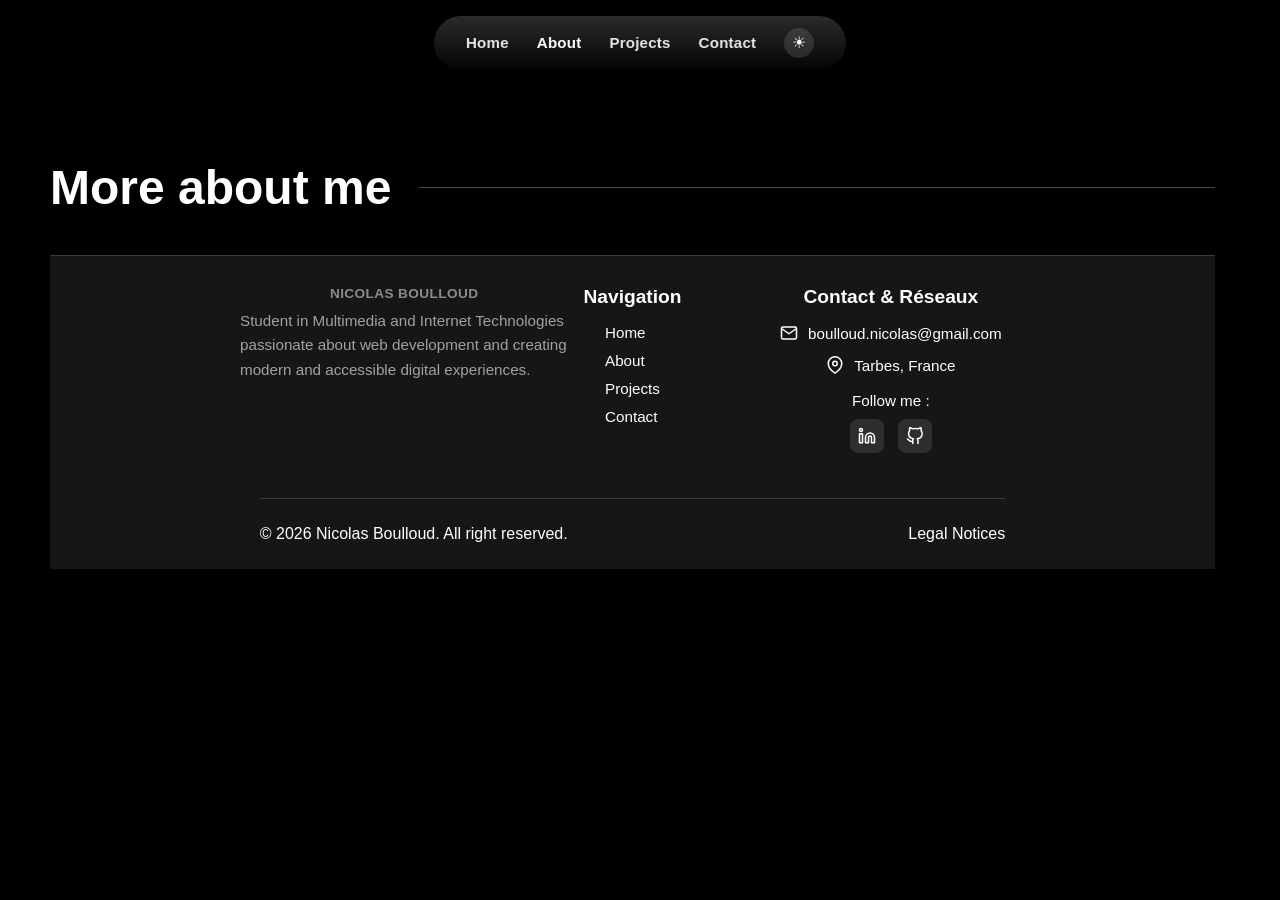
<file: Portfolio - Nicolas Boulloud/main/about.html>
<!DOCTYPE html>
<html lang="fr">

<head>
    <meta charset="UTF-8">
    <meta name="keywords" content="ukulele, voyages, musique">
    <meta name="auteur" content="Nicolas Boulloud">
    <title>A propos</title>
    <link rel="stylesheet" href="../assets/styles/styles.css">
    <script>
        (function () {
            if (localStorage.getItem('theme') === 'light') {
                document.documentElement.classList.add('theme-light');
            }
        })();

        function toggleTheme() {
            var root = document.documentElement;
            root.classList.toggle('theme-light');
            var isLight = root.classList.contains('theme-light');
            localStorage.setItem('theme', isLight ? 'light' : 'dark');
            updateThemeIcon();
        }

        function updateThemeIcon() {
            var isLight = document.documentElement.classList.contains('theme-light');
            document.querySelectorAll('.theme-toggle').forEach(function (btn) {
                btn.textContent = isLight ? '☾' : '☀';
            });
        }

        document.addEventListener('DOMContentLoaded', updateThemeIcon);
    </script>
</head>

<body>

    <div class="border">

        <header class="header-compact">

            <nav class="navbar">
                <ul class="navbar-links">
                    <li><a href="../index.php">Home</a></li>
                    <li><a href="../index.php#about" class="actif">About</a></li>
                    <li><a href="../index.php#realisations">Projects</a></li>
                    <li><a href="../index.php#contact">Contact</a></li>
                    <li><button class="theme-toggle" onclick="toggleTheme()" type="button"
                            aria-label="Basculer le thème clair/sombre" title="Thème clair/sombre">☀</button></li>
                </ul>
            </nav>

        </header>

        <body>
            <div class="section-heading">
                <span class="section-heading-title">More about me</span>
                <span class="section-heading-line"></span>
            </div>

        </body>


        <footer>
            <nav>

                <div class="footer-top">

                    <div class="footer-col footer-brand">
                        <p class="footer-name">Nicolas Boulloud</p>
                        <p class="footer-bio">
                            Student in Multimedia and Internet Technologies passionate about web development and
                            creating
                            modern and accessible digital experiences.
                        </p>
                    </div>

                    <div class="footer-col">
                        <p class="footer-col-title">Navigation</p>
                        <ul class="footer-links">
                            <li><a href="../index.php">Home</a></li>
                            <li><a href="about.html">About</a></li>
                            <li><a href="projects.html">Projects</a></li>
                            <li><a href="contact.html">Contact</a></li>
                        </ul>
                    </div>

                    <div class="footer-col">
                        <p class="footer-col-title">Contact &amp; Réseaux</p>

                        <p class="footer-contact-item">
                            <svg viewBox="0 0 24 24">
                                <path d="M4 4h16c1.1 0 2 .9 2 2v12c0 1.1-.9 2-2 2H4c-1.1 0-2-.9-2-2V6c0-1.1.9-2 2-2z">
                                </path>
                                <polyline points="22 6 12 13 2 6"></polyline>
                            </svg>
                            <a href="mailto:boulloud.nicolas@gmail.com">boulloud.nicolas@gmail.com</a>
                        </p>

                        <p class="footer-contact-item">
                            <svg viewBox="0 0 24 24">
                                <path d="M21 10c0 7-9 13-9 13s-9-6-9-13a9 9 0 0 1 18 0z"></path>
                                <circle cx="12" cy="10" r="3"></circle>
                            </svg>
                            Tarbes, France
                        </p>

                        <p class="footer-follow-label">Follow me :</p>
                        <div class="footer-socials">
                            <a href="https://www.linkedin.com/in/nicolas-boulloud/" target="_blank" rel="noopener"
                                aria-label="LinkedIn" title="LinkedIn">
                                <svg viewBox="0 0 24 24">
                                    <path
                                        d="M16 8a6 6 0 0 1 6 6v7h-4v-7a2 2 0 0 0-2-2 2 2 0 0 0-2 2v7h-4v-7a6 6 0 0 1 6-6z">
                                    </path>
                                    <rect x="2" y="9" width="4" height="12"></rect>
                                    <circle cx="4" cy="4" r="2"></circle>
                                </svg>
                            </a>
                            <a href="https://github.com/UnsoberDriver" target="_blank" rel="noopener"
                                aria-label="GitHub" title="GitHub">
                                <svg viewBox="0 0 24 24">
                                    <path
                                        d="M9 19c-5 1.5-5-2.5-7-3m14 6v-3.87a3.37 3.37 0 0 0-.94-2.61c3.14-.35 6.44-1.54 6.44-7A5.44 5.44 0 0 0 20 4.77 5.07 5.07 0 0 0 19.91 1S18.73.65 16 2.48a13.38 13.38 0 0 0-7 0C6.27.65 5.09 1 5.09 1A5.07 5.07 0 0 0 5 4.77a5.44 5.44 0 0 0-1.5 3.78c0 5.42 3.3 6.61 6.44 7A3.37 3.37 0 0 0 9 18.13V22">
                                    </path>
                                </svg>
                            </a>
                        </div>
                    </div>

                </div>

                <hr>
                <div class="footer-row">
                    <p class="p2 copyright">© 2026 Nicolas Boulloud. All right reserved.</p>
                    <a class="p2 legal-link" href="legal_notices.html" title="Link toward the legal notices">Legal
                        Notices</a>
                </div>

            </nav>
        </footer>

</body>


</html>
</file>
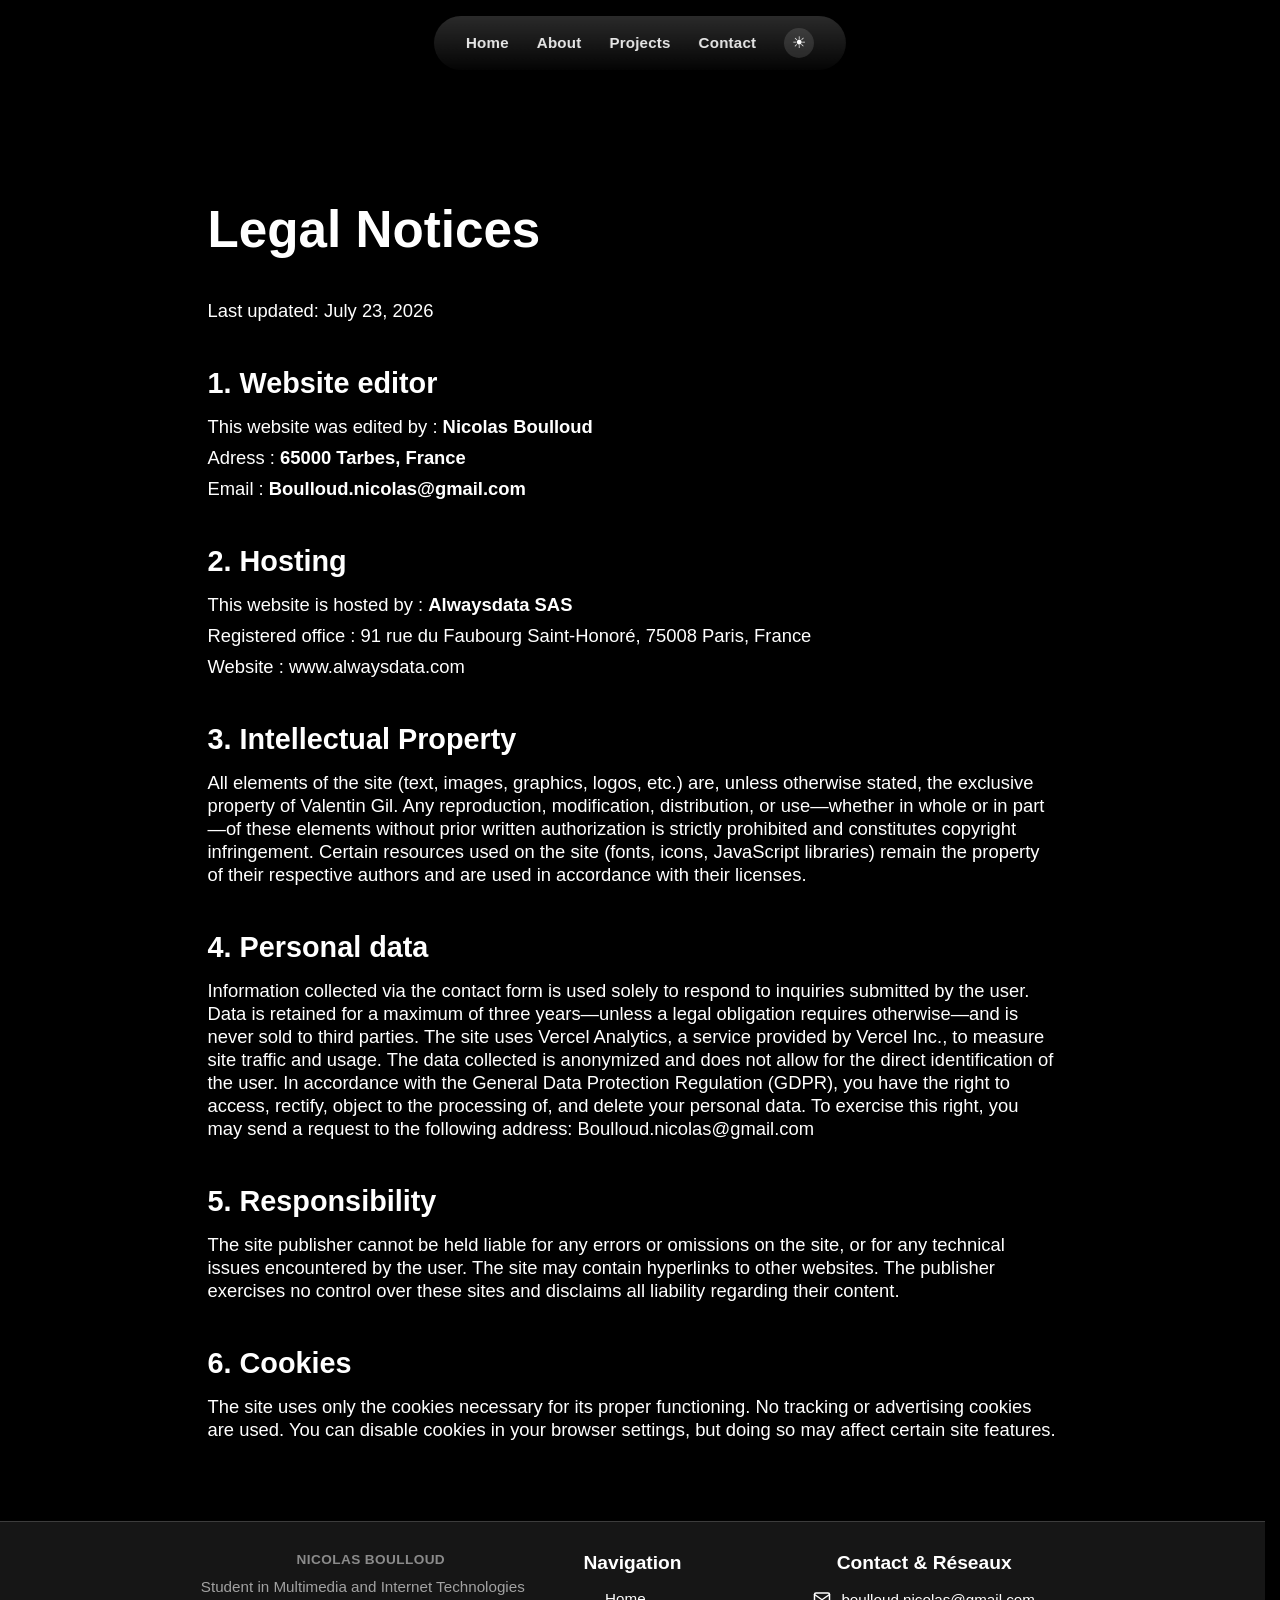
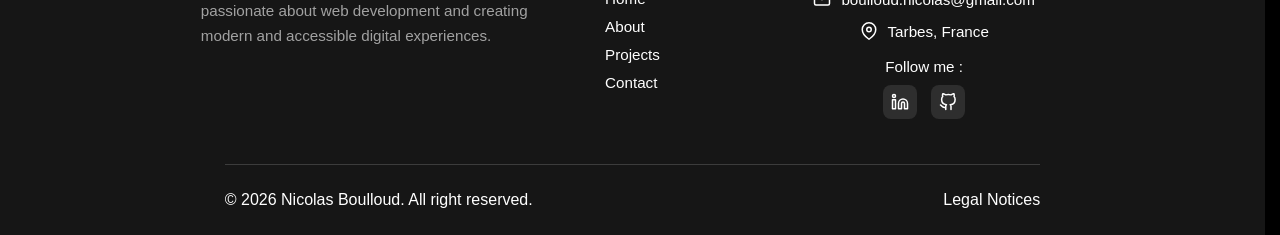
<file: Portfolio - Nicolas Boulloud/main/legal_notices.html>
<!DOCTYPE html>
<html lang="fr">

<head>
    <meta charset="UTF-8">
    <meta name="auteur" content="Nicolas Boulloud">
    <title>Mentions légales</title>
    <link rel="stylesheet" href="../assets/styles/styles.css">
    <script>
        (function () {
            if (localStorage.getItem('theme') === 'light') {
                document.documentElement.classList.add('theme-light');
            }
        })();

        function toggleTheme() {
            var root = document.documentElement;
            root.classList.toggle('theme-light');
            var isLight = root.classList.contains('theme-light');
            localStorage.setItem('theme', isLight ? 'light' : 'dark');
            updateThemeIcon();
        }

        function updateThemeIcon() {
            var isLight = document.documentElement.classList.contains('theme-light');
            document.querySelectorAll('.theme-toggle').forEach(function (btn) {
                btn.textContent = isLight ? '☾' : '☀';
            });
        }

        document.addEventListener('DOMContentLoaded', updateThemeIcon);
    </script>
</head>

<body>

    <div class="border">

        <header class="header-compact">

            <nav class="navbar">
                <ul class="navbar-links">
                    <li><a href="../index.php">Home</a></li>
                    <li><a href="about.html">About</a></li>
                    <li><a href="projects.html">Projects</a></li>
                    <li><a href="contact.html">Contact</a></li>
                    <li><button class="theme-toggle" onclick="toggleTheme()" type="button"
                            aria-label="Basculer le thème clair/sombre" title="Thème clair/sombre">☀</button></li>
                </ul>
            </nav>

        </header>

        <div class="legal-content">

            <p class="legal-title">Legal Notices</p>
            <p class="legal-text">Last updated: July 23, 2026</p>

            <p class="legal-heading">1. Website editor</p>

            <p class="legal-text">This website was edited by : <strong>Nicolas Boulloud</strong></p>
            <p class="legal-text">Adress : <strong>65000 Tarbes, France</strong></p>
            <p class="legal-text">Email : <strong>Boulloud.nicolas@gmail.com</strong></p>

            <p class="legal-heading">2. Hosting</p>

            <p class="legal-text">This website is hosted by : <strong>Alwaysdata SAS</strong></p>
            <p class="legal-text">Registered office : 91 rue du Faubourg Saint-Honoré, 75008 Paris, France</p>
            <p class="legal-text">Website : <a href="www.alwaysdata.com" target="_blank">www.alwaysdata.com</a></p>

            <p class="legal-heading"></p>

            <p class="legal-heading">3. Intellectual Property</p>

            <p class="legal-text">
                All elements of the site (text, images, graphics, logos, etc.) are, unless otherwise stated, the
                exclusive property of Valentin Gil.
                Any reproduction, modification, distribution, or use—whether in whole or in part—of these elements
                without prior written authorization is strictly prohibited and constitutes copyright infringement.
                Certain resources used on the site (fonts, icons, JavaScript libraries) remain the property of their
                respective authors and are used in accordance with their licenses.
            </p>

            <p class="legal-heading">4. Personal data</p>

            <p class="legal-text">
                Information collected via the contact form is used solely to respond to inquiries submitted by the user.
                Data is retained for a maximum of three years—unless a legal obligation requires otherwise—and is never
                sold to third parties. The site uses Vercel Analytics, a service provided by Vercel Inc., to measure
                site traffic and usage. The data collected is anonymized and does not allow for the direct
                identification of the user. In accordance with the General Data Protection Regulation (GDPR), you have
                the right to access, rectify, object to the processing of, and delete your personal data. To exercise
                this right, you may send a request to the following address: <a
                    href="mailto:Boulloud.nicolas@gmail.com">Boulloud.nicolas@gmail.com</a>
            </p>

            <p class="legal-heading">5. Responsibility</p>

            <p class="legal-text">
                The site publisher cannot be held liable for any errors or omissions on the site, or for any technical
                issues encountered by the user. The site may contain hyperlinks to other websites. The publisher
                exercises no control over these sites and disclaims all liability regarding their content.
            </p>

            <p class="legal-heading">6. Cookies</p>

            <p class="legal-text">
                The site uses only the cookies necessary for its proper functioning. No tracking or advertising cookies
                are used. You can disable cookies in your browser settings, but doing so may affect certain site
                features.
            </p>

        </div>

    </div>

    <footer>
        <nav>

            <div class="footer-top">

                <div class="footer-col footer-brand">
                    <p class="footer-name">Nicolas Boulloud</p>
                    <p class="footer-bio">
                        Student in Multimedia and Internet Technologies passionate about web development and creating
                        modern and accessible digital experiences.
                    </p>
                </div>

                <div class="footer-col">
                    <p class="footer-col-title">Navigation</p>
                    <ul class="footer-links">
                        <li><a href="../index.php">Home</a></li>
                        <li><a href="about.html">About</a></li>
                        <li><a href="projects.html">Projects</a></li>
                        <li><a href="contact.html">Contact</a></li>
                    </ul>
                </div>

                <div class="footer-col">
                    <p class="footer-col-title">Contact &amp; Réseaux</p>

                    <p class="footer-contact-item">
                        <svg viewBox="0 0 24 24">
                            <path d="M4 4h16c1.1 0 2 .9 2 2v12c0 1.1-.9 2-2 2H4c-1.1 0-2-.9-2-2V6c0-1.1.9-2 2-2z">
                            </path>
                            <polyline points="22 6 12 13 2 6"></polyline>
                        </svg>
                        <a href="mailto:boulloud.nicolas@gmail.com">boulloud.nicolas@gmail.com</a>
                    </p>

                    <p class="footer-contact-item">
                        <svg viewBox="0 0 24 24">
                            <path d="M21 10c0 7-9 13-9 13s-9-6-9-13a9 9 0 0 1 18 0z"></path>
                            <circle cx="12" cy="10" r="3"></circle>
                        </svg>
                        Tarbes, France
                    </p>

                    <p class="footer-follow-label">Follow me :</p>
                    <div class="footer-socials">
                        <a href="https://www.linkedin.com/in/nicolas-boulloud/" target="_blank" rel="noopener"
                            aria-label="LinkedIn" title="LinkedIn">
                            <svg viewBox="0 0 24 24">
                                <path
                                    d="M16 8a6 6 0 0 1 6 6v7h-4v-7a2 2 0 0 0-2-2 2 2 0 0 0-2 2v7h-4v-7a6 6 0 0 1 6-6z">
                                </path>
                                <rect x="2" y="9" width="4" height="12"></rect>
                                <circle cx="4" cy="4" r="2"></circle>
                            </svg>
                        </a>
                        <a href="https://github.com/UnsoberDriver" target="_blank" rel="noopener" aria-label="GitHub"
                            title="GitHub">
                            <svg viewBox="0 0 24 24">
                                <path
                                    d="M9 19c-5 1.5-5-2.5-7-3m14 6v-3.87a3.37 3.37 0 0 0-.94-2.61c3.14-.35 6.44-1.54 6.44-7A5.44 5.44 0 0 0 20 4.77 5.07 5.07 0 0 0 19.91 1S18.73.65 16 2.48a13.38 13.38 0 0 0-7 0C6.27.65 5.09 1 5.09 1A5.07 5.07 0 0 0 5 4.77a5.44 5.44 0 0 0-1.5 3.78c0 5.42 3.3 6.61 6.44 7A3.37 3.37 0 0 0 9 18.13V22">
                                </path>
                            </svg>
                        </a>
                    </div>
                </div>

            </div>

            <hr>
            <div class="footer-row">
                <p class="p2 copyright">© 2026 Nicolas Boulloud. All right reserved.</p>
                <a class="p2 legal-link" href="legal_notices.html" title="Link toward the legal notices">Legal
                    Notices</a>
            </div>

        </nav>
    </footer>

</body>

</html>
</file>
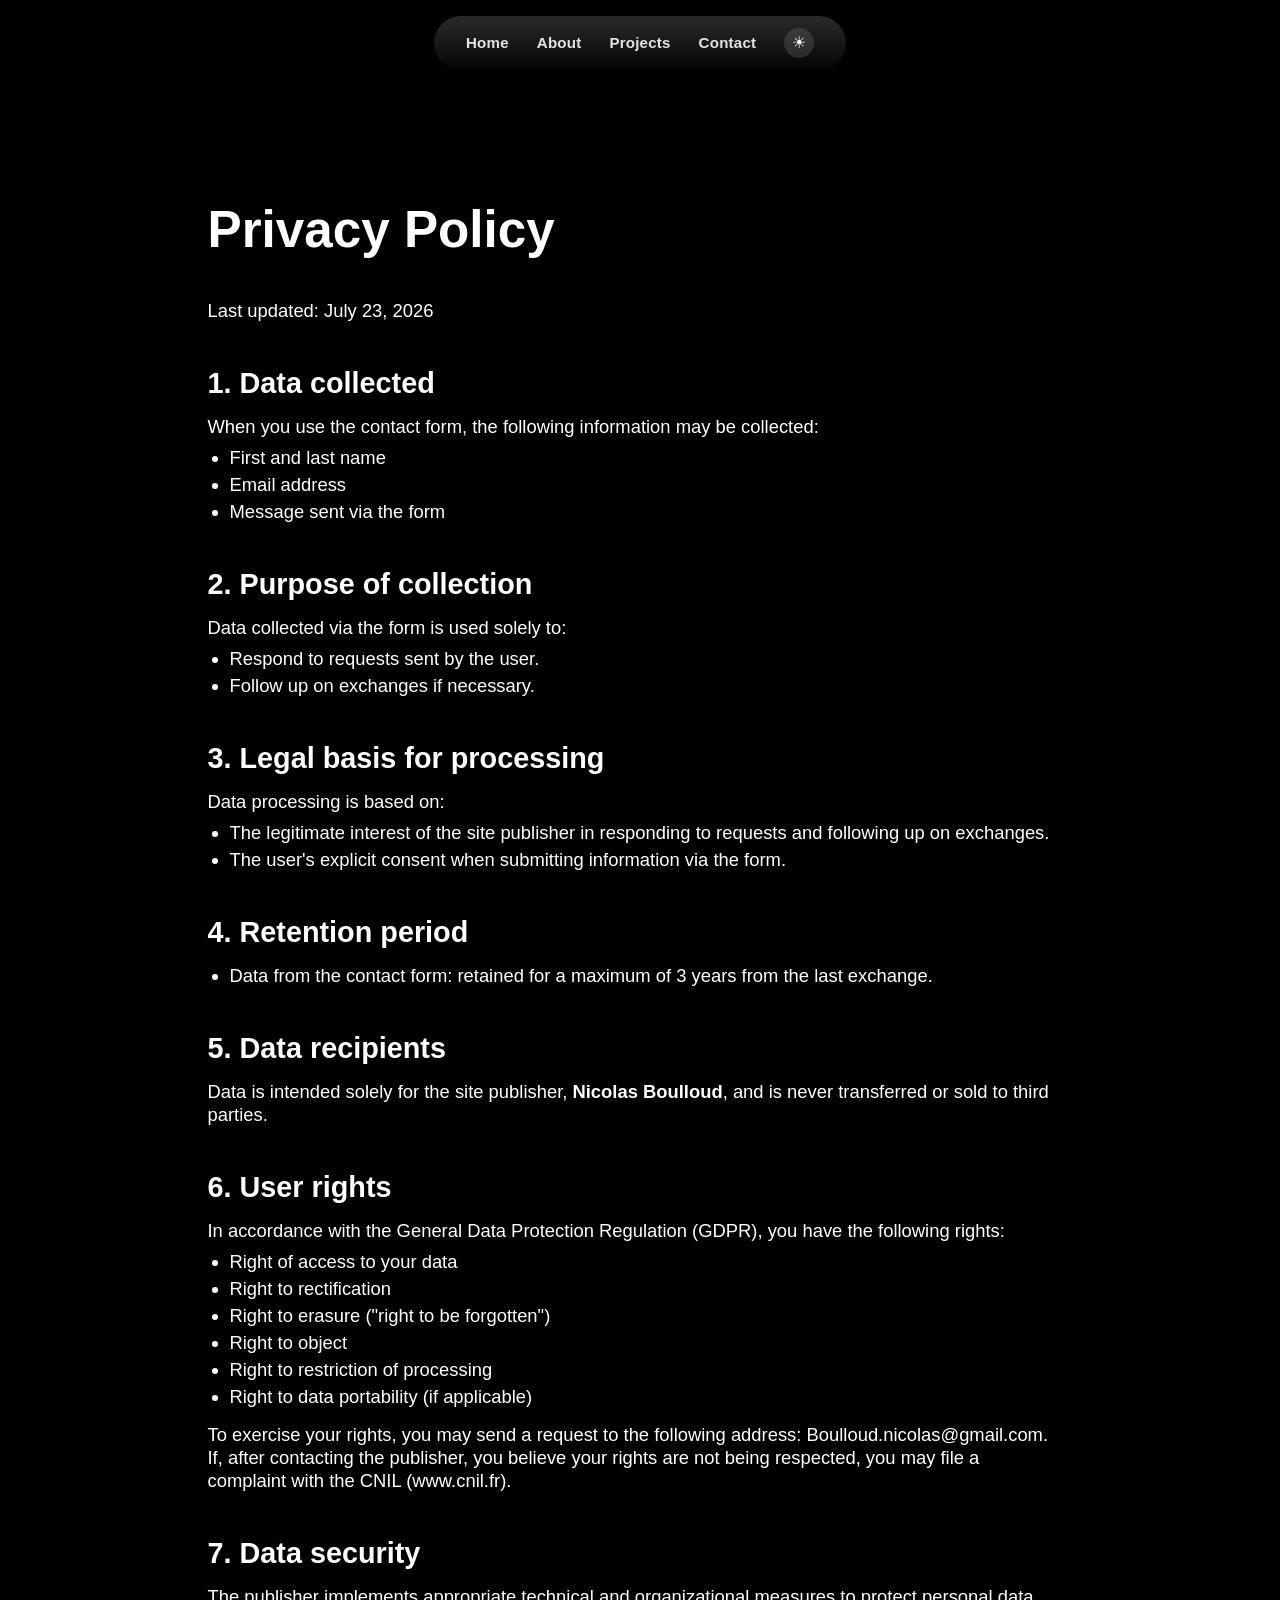
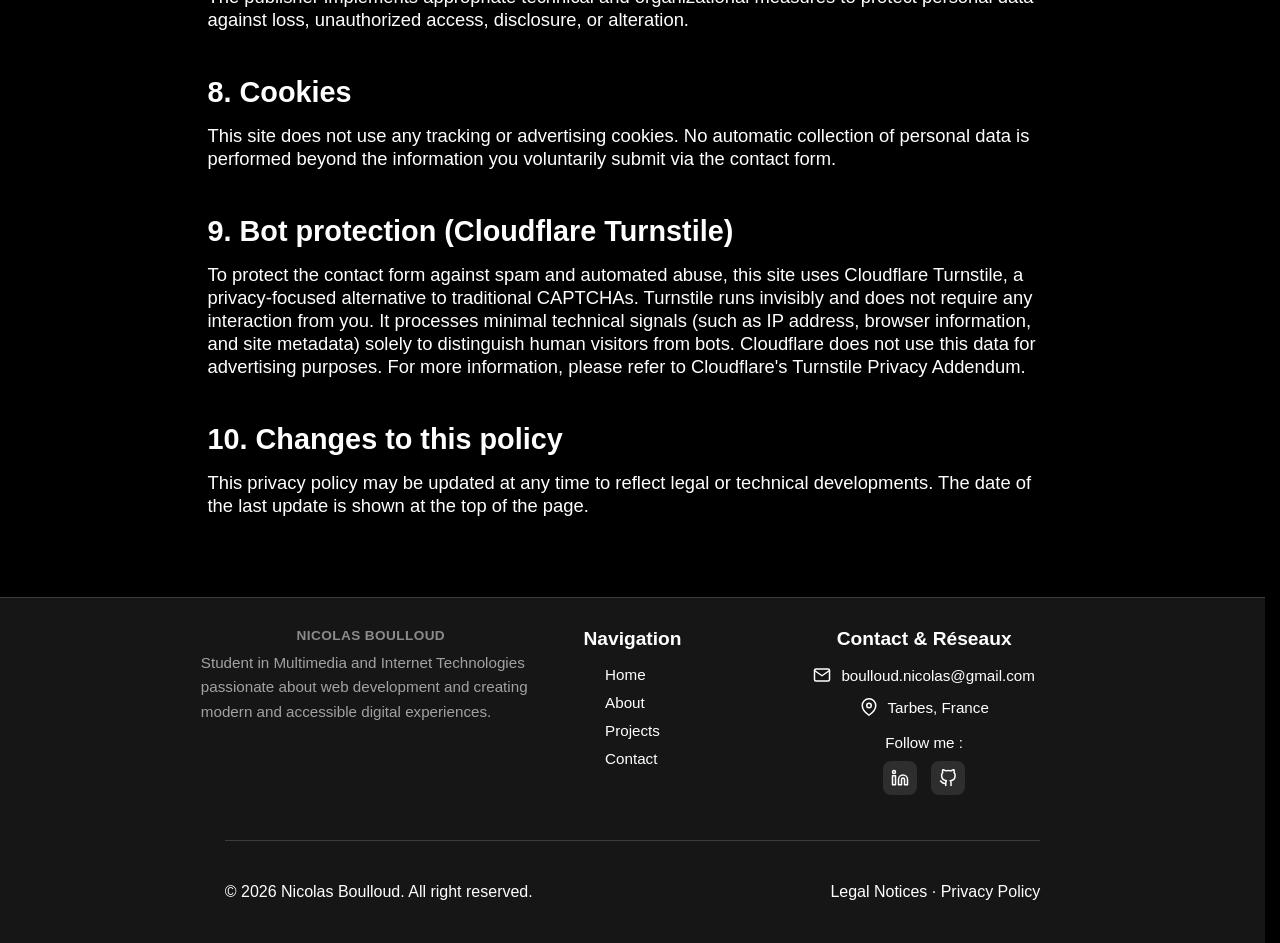
<file: Portfolio - Nicolas Boulloud/main/privacy_policy.html>
<!DOCTYPE html>
<html lang="fr">

<head>
    <meta charset="UTF-8">
    <meta name="auteur" content="Nicolas Boulloud">
    <title>Privacy Policy</title>
    <link rel="stylesheet" href="../assets/styles/styles.css">
    <script>
        (function () {
            if (localStorage.getItem('theme') === 'light') {
                document.documentElement.classList.add('theme-light');
            }
        })();

        function toggleTheme() {
            var root = document.documentElement;
            root.classList.toggle('theme-light');
            var isLight = root.classList.contains('theme-light');
            localStorage.setItem('theme', isLight ? 'light' : 'dark');
            updateThemeIcon();
        }

        function updateThemeIcon() {
            var isLight = document.documentElement.classList.contains('theme-light');
            document.querySelectorAll('.theme-toggle').forEach(function (btn) {
                btn.textContent = isLight ? '☾' : '☀';
            });
        }

        document.addEventListener('DOMContentLoaded', updateThemeIcon);
    </script>
</head>

<body>

    <div class="border">

        <header class="header-compact">

            <nav class="navbar">
                <ul class="navbar-links">
                    <li><a href="../index.php">Home</a></li>
                    <li><a href="about.html">About</a></li>
                    <li><a href="projects.html">Projects</a></li>
                    <li><a href="contact.html">Contact</a></li>
                    <li><button class="theme-toggle" onclick="toggleTheme()" type="button"
                            aria-label="Basculer le thème clair/sombre" title="Thème clair/sombre">☀</button></li>
                </ul>
            </nav>

        </header>

        <div class="legal-content">

            <p class="legal-title">Privacy Policy</p>
            <p class="legal-text">Last updated: July 23, 2026</p>

            <p class="legal-heading">1. Data collected</p>
            <p class="legal-text">
                When you use the contact form, the following information may be collected:
            </p>
            <ul class="legal-list">
                <li>First and last name</li>
                <li>Email address</li>
                <li>Message sent via the form</li>
            </ul>

            <p class="legal-heading">2. Purpose of collection</p>
            <p class="legal-text">
                Data collected via the form is used solely to:
            </p>
            <ul class="legal-list">
                <li>Respond to requests sent by the user.</li>
                <li>Follow up on exchanges if necessary.</li>
            </ul>

            <p class="legal-heading">3. Legal basis for processing</p>
            <p class="legal-text">
                Data processing is based on:
            </p>
            <ul class="legal-list">
                <li>The legitimate interest of the site publisher in responding to requests and following up on exchanges.</li>
                <li>The user's explicit consent when submitting information via the form.</li>
            </ul>

            <p class="legal-heading">4. Retention period</p>
            <ul class="legal-list">
                <li>Data from the contact form: retained for a maximum of 3 years from the last exchange.</li>
            </ul>

            <p class="legal-heading">5. Data recipients</p>
            <p class="legal-text">
                Data is intended solely for the site publisher, <strong>Nicolas Boulloud</strong>, and is never
                transferred or sold to third parties.
            </p>

            <p class="legal-heading">6. User rights</p>
            <p class="legal-text">
                In accordance with the General Data Protection Regulation (GDPR), you have the following rights:
            </p>
            <ul class="legal-list">
                <li>Right of access to your data</li>
                <li>Right to rectification</li>
                <li>Right to erasure ("right to be forgotten")</li>
                <li>Right to object</li>
                <li>Right to restriction of processing</li>
                <li>Right to data portability (if applicable)</li>
            </ul>
            <p class="legal-text">
                To exercise your rights, you may send a request to the following address:
                <a href="mailto:Boulloud.nicolas@gmail.com">Boulloud.nicolas@gmail.com</a>. If, after contacting the
                publisher, you believe your rights are not being respected, you may file a complaint with the CNIL
                (<a href="https://www.cnil.fr" target="_blank">www.cnil.fr</a>).
            </p>

            <p class="legal-heading">7. Data security</p>
            <p class="legal-text">
                The publisher implements appropriate technical and organizational measures to protect personal data
                against loss, unauthorized access, disclosure, or alteration.
            </p>

            <p class="legal-heading">8. Cookies</p>
            <p class="legal-text">
                This site does not use any tracking or advertising cookies. No automatic collection of personal data
                is performed beyond the information you voluntarily submit via the contact form.
            </p>

            <p class="legal-heading">9. Bot protection (Cloudflare Turnstile)</p>
            <p class="legal-text">
                To protect the contact form against spam and automated abuse, this site uses Cloudflare Turnstile, a
                privacy-focused alternative to traditional CAPTCHAs. Turnstile runs invisibly and does not require any
                interaction from you. It processes minimal technical signals (such as IP address, browser
                information, and site metadata) solely to distinguish human visitors from bots. Cloudflare does not
                use this data for advertising purposes. For more information, please refer to Cloudflare's <a
                    href="https://www.cloudflare.com/turnstile-privacy-policy" target="_blank" rel="noopener">Turnstile
                    Privacy Addendum</a>.
            </p>

            <p class="legal-heading">10. Changes to this policy</p>
            <p class="legal-text">
                This privacy policy may be updated at any time to reflect legal or technical developments. The date
                of the last update is shown at the top of the page.
            </p>

        </div>

    </div>

    <footer>
        <nav>

            <div class="footer-top">

                <div class="footer-col footer-brand">
                    <p class="footer-name">Nicolas Boulloud</p>
                    <p class="footer-bio">
                        Student in Multimedia and Internet Technologies passionate about web development and creating
                        modern and accessible digital experiences.
                    </p>
                </div>

                <div class="footer-col">
                    <p class="footer-col-title">Navigation</p>
                    <ul class="footer-links">
                        <li><a href="../index.php">Home</a></li>
                        <li><a href="about.html">About</a></li>
                        <li><a href="projects.html">Projects</a></li>
                        <li><a href="contact.html">Contact</a></li>
                    </ul>
                </div>

                <div class="footer-col">
                    <p class="footer-col-title">Contact &amp; Réseaux</p>

                    <p class="footer-contact-item">
                        <svg viewBox="0 0 24 24">
                            <path d="M4 4h16c1.1 0 2 .9 2 2v12c0 1.1-.9 2-2 2H4c-1.1 0-2-.9-2-2V6c0-1.1.9-2 2-2z">
                            </path>
                            <polyline points="22 6 12 13 2 6"></polyline>
                        </svg>
                        <a href="mailto:boulloud.nicolas@gmail.com">boulloud.nicolas@gmail.com</a>
                    </p>

                    <p class="footer-contact-item">
                        <svg viewBox="0 0 24 24">
                            <path d="M21 10c0 7-9 13-9 13s-9-6-9-13a9 9 0 0 1 18 0z"></path>
                            <circle cx="12" cy="10" r="3"></circle>
                        </svg>
                        Tarbes, France
                    </p>

                    <p class="footer-follow-label">Follow me :</p>
                    <div class="footer-socials">
                        <a href="https://www.linkedin.com/in/nicolas-boulloud/" target="_blank" rel="noopener"
                            aria-label="LinkedIn" title="LinkedIn">
                            <svg viewBox="0 0 24 24">
                                <path
                                    d="M16 8a6 6 0 0 1 6 6v7h-4v-7a2 2 0 0 0-2-2 2 2 0 0 0-2 2v7h-4v-7a6 6 0 0 1 6-6z">
                                </path>
                                <rect x="2" y="9" width="4" height="12"></rect>
                                <circle cx="4" cy="4" r="2"></circle>
                            </svg>
                        </a>
                        <a href="https://github.com/UnsoberDriver" target="_blank" rel="noopener" aria-label="GitHub"
                            title="GitHub">
                            <svg viewBox="0 0 24 24">
                                <path
                                    d="M9 19c-5 1.5-5-2.5-7-3m14 6v-3.87a3.37 3.37 0 0 0-.94-2.61c3.14-.35 6.44-1.54 6.44-7A5.44 5.44 0 0 0 20 4.77 5.07 5.07 0 0 0 19.91 1S18.73.65 16 2.48a13.38 13.38 0 0 0-7 0C6.27.65 5.09 1 5.09 1A5.07 5.07 0 0 0 5 4.77a5.44 5.44 0 0 0-1.5 3.78c0 5.42 3.3 6.61 6.44 7A3.37 3.37 0 0 0 9 18.13V22">
                                </path>
                            </svg>
                        </a>
                    </div>
                </div>

            </div>

            <hr>
            <div class="footer-row">
                <p class="p2 copyright">© 2026 Nicolas Boulloud. All right reserved.</p>
                <p class="p2 legal-link">
                    <a href="legal_notices.html" title="Link toward the legal notices">Legal Notices</a>
                    ·
                    <a href="privacy_policy.html" title="Link toward the privacy policy">Privacy Policy</a>
                </p>
            </div>

        </nav>
    </footer>

</body>

</html>
</file>
<file: Portfolio - Nicolas Boulloud/assets/styles/styles.css>
:root{--bg-color:#000;--text-color:#fff;--card-bg:#111;--tag-bg:#2b2b2b}html.theme-light{--bg-color:#fff;--text-color:#111;--card-bg:#fff;--tag-bg:#e6e6e6}*{color:var(--text-color);font-family:sans-serif;text-align:center;user-select:none;font-style:normal}.p1{position:relative;z-index:2;margin:0;font-size:8em;line-height:1;font-family:"Anton","Arial Narrow",sans-serif;text-align:center;-webkit-text-stroke:1.5px currentColor;text-shadow:0 6px 4px rgba(255,255,255,0.35)}.hero-title{position:relative}.p1-echo{position:absolute;top:0;left:0;z-index:1;width:100%;margin:0;line-height:1;color:transparent;-webkit-text-stroke:1.5px var(--text-color);text-shadow:none;transform:translateY(0.09em);-webkit-mask-image:linear-gradient(to bottom,transparent 0,transparent 55%,rgba(0,0,0,0.85) 100%);mask-image:linear-gradient(to bottom,transparent 0,transparent 55%,rgba(0,0,0,0.85) 100%);pointer-events:none;user-select:none}.p1-echo .p1-line{color:transparent;-webkit-text-stroke:1.5px var(--text-color)}.p2{font-size:1em}.p3{font-size:2em;text-align:left;margin:0}.reveal-wrap{position:relative}.reveal-mask{position:absolute;left:0;right:0;bottom:0;height:100%;background-color:var(--bg-color);transition:height .8s ease;pointer-events:none}.reveal-wrap.in-view .reveal-mask{height:0}.p4{font-size:3em;text-align:left}.validateurs{display:block;text-align:left}.submit{color:#000}.titre-realisation{text-align:center}html,body{height:100%;margin:0}html{background-color:var(--bg-color);scroll-behavior:smooth;scrollbar-gutter:stable;overflow-y:scroll}body{display:flex;flex-direction:column;background-color:var(--bg-color);transition:background-color .25s ease}.border{padding-left:50px;padding-right:50px}.navbar,.navbar *,footer,footer *,.contact,.contact *{color:#fff}.social-float{position:fixed;left:24px;bottom:16px;display:flex;flex-direction:column;gap:12px;z-index:1000;will-change:top}.social-float a{width:44px;height:44px;border-radius:50%;display:flex;align-items:center;justify-content:center;background:linear-gradient(180deg,rgba(50,50,50,0.9),rgba(5,5,5,0.95));box-shadow:0 8px 20px rgba(0,0,0,0.45);transition:transform .25s ease}.social-float a svg{width:20px;height:20px;fill:none;stroke:#fff;stroke-width:2;stroke-linecap:round;stroke-linejoin:round}.social-float a:hover{transform:scale(1.1);text-decoration:none}@media(max-width:640px){.border{padding-left:0;padding-right:0}.social-float{position:absolute;left:14px;bottom:70px;gap:10px}.social-float a{width:38px;height:38px}.social-float a svg{width:17px;height:17px}.p3{font-size:1.1em}}.footer-row{display:flex;justify-content:space-between;align-items:center;flex-wrap:wrap;gap:20px;width:70%;margin:0 auto;padding:6px 0}.footer-row .copyright{margin:0;text-align:left}.footer-row .legal-link{text-align:right}footer hr{border:0;border-top:1px solid rgba(150,150,150,0.3);width:70%;margin:20px auto}.footer-top{display:flex;justify-content:space-between;align-items:flex-start;flex-wrap:wrap;gap:40px;padding:20px 0 15px 0;text-align:left}.footer-brand{align-items:flex-start;text-align:left;flex:1;transform:translateX(140px)}.footer-col:last-child{transform:translateX(-110px)}.footer-col{flex:1;min-width:200px;text-align:left;display:flex;flex-direction:column;align-items:center;margin-bottom:10px}.footer-name{font-size:.85em;font-weight:700;letter-spacing:.03em;color:rgba(255,255,255,0.5);margin:0 0 8px 0;text-align:left;text-transform:uppercase}.footer-bio{font-size:.95em;line-height:1.6;color:rgba(255,255,255,0.6);margin:0;text-align:left;max-width:340px}.footer-col:nth-child(2) .footer-links{align-items:flex-start}.footer-col:nth-child(2) .footer-col-title,.footer-col:nth-child(2) .footer-links li,.footer-col:nth-child(2) .footer-links a{text-align:left}.footer-col-title{font-size:1.2em;font-weight:700;margin:0 0 16px 0;text-align:left}.footer-links{list-style:none;margin:0;padding:0}.footer-links li{text-align:left;margin-bottom:10px}.footer-links a{font-size:.95em;text-align:center}.footer-contact-item{display:flex;align-items:center;justify-content:center;gap:10px;font-size:.95em;margin:0 0 14px 0;text-align:center}.footer-contact-item svg{width:18px;height:18px;flex-shrink:0;fill:none;stroke:currentColor;stroke-width:2;stroke-linecap:round;stroke-linejoin:round}.footer-follow-label{font-size:.95em;margin:4px 0 10px 0;text-align:center}.footer-socials{display:flex;justify-content:center;gap:14px}.footer-socials a{width:34px;height:34px;border-radius:8px;display:flex;align-items:center;justify-content:center;background-color:rgba(255,255,255,0.1);transition:background-color .25s ease}.footer-socials a:hover{background-color:rgba(255,255,255,0.2);text-decoration:none}.footer-socials a svg{width:18px;height:18px;fill:none;stroke:currentColor;stroke-width:2;stroke-linecap:round;stroke-linejoin:round}footer{background-color:#161616;border-top:1px solid rgba(150,150,150,0.3);padding:10px 50px 20px 50px;margin-top:auto}a{font-size:1em;text-decoration:none}a:hover,a:visited{text-decoration:underline;color:white}header{position:relative;display:flex;flex-direction:column;align-items:center;min-height:100vh;box-sizing:border-box;padding-top:110px;background-image:url('../icones/fond.avif');background-size:cover;background-position:center;background-repeat:no-repeat}html.theme-light header{background-image:url('../icones/fond2.avif')}.hero-title-wrap{flex:1;display:flex;align-items:center;justify-content:center;width:100%}.scroll-indicator{display:flex;align-items:center;justify-content:center;width:40px;height:40px;margin:0 auto 32px auto;animation:bounce 2s infinite}.scroll-indicator svg{width:28px;height:28px;fill:none;stroke:var(--text-color);stroke-width:2;stroke-linecap:round;stroke-linejoin:round}@keyframes bounce{0%,100%{transform:translateY(0)}50%{transform:translateY(8px)}}.contact{cursor:pointer;position:relative;display:inline-block;vertical-align:center;width:100%;margin:0 30px 30px 0;padding:27px 27px 35px 27px;box-sizing:border-box;border:2px solid black;border-radius:10px;box-shadow:0 0 22px 0 rgba(0,0,0,.05);overflow:hidden;background-color:#000;width:60%;height:60%}.page{display:flex;justify-content:center;align-items:center;flex:1;gap:60px;padding:60px 0}section{padding:40px;width:60%;margin:auto}#about{scroll-margin-top:90px;padding-top:90px;padding-bottom:40px}.cv-button,.cv-button:link,.cv-button:visited,.cv-button:hover,.cv-button:active{color:#000}.cv-button{display:inline-flex;align-items:center;gap:10px;background-color:#fff;text-decoration:none;font-weight:700;font-size:1.1em;padding:14px 28px;border-radius:999px;box-shadow:0 6px 18px rgba(0,0,0,0.35);transition:transform .25s ease;margin-top:40px}.cv-button:hover{transform:scale(1.05);text-decoration:none}.cv-button svg{width:18px;height:18px;fill:none;stroke:#000;stroke-width:2;stroke-linecap:round;stroke-linejoin:round}.section-heading{display:flex;align-items:center;gap:28px;margin-bottom:40px;text-align:left}.section-heading-title{font-size:3em;font-weight:800;white-space:nowrap}.section-heading-line{flex:1;height:1px;background-color:rgba(150,150,150,0.5)}.profile-block{display:flex;align-items:stretch;gap:32px;margin-bottom:50px;text-align:left}.profile-text{display:flex;flex-direction:column;gap:36px;flex:1}.profile-photo{flex-shrink:0;position:relative;width:380px;border-radius:14px;overflow:hidden}.profile-photo img{position:absolute;inset:0;width:100%;height:100%;object-fit:cover;filter:brightness(1.6) contrast(1.1);display:block}.profile-tags{display:flex;flex-wrap:wrap;gap:12px}.tag{display:inline-flex;align-items:center;justify-content:center;line-height:1;gap:8px;padding:10px 20px;border-radius:999px;background-color:#1c1c1c;border:1px solid rgba(255,255,255,0.08);font-size:.95em;font-weight:700;white-space:nowrap}.tag svg{width:16px;height:16px;flex-shrink:0;fill:none;stroke:currentColor;stroke-width:2;stroke-linecap:round;stroke-linejoin:round}.tag-location{background-color:#262626}html.theme-light .tag{background-color:#e6e6e6;border-color:rgba(0,0,0,0.08)}html.theme-light .tag-location{background-color:#d8d8d8}.profile-name-stack{display:flex;flex-direction:column;text-align:left}.profile-name{font-size:3em;font-weight:800;line-height:1.05;margin:0;text-align:left}input[type="submit"],input[type="email"],input[type="text"],textarea{color:black}.contact-icons{gap:2rem}.menu{display:flex;padding:0;background-color:#213571;justify-content:space-around;font-size:1.5em}.menu li{list-style-type:none}.menu a{display:block;min-width:120px;margin:.5rem;padding:.4rem 0;text-align:center;color:#fff;text-decoration:none;border:1px solid #fff;border-radius:4px;transition:all 1s}.menu a.actif{background-color:#000}.navbar{position:fixed;top:16px;left:50%;transform:translateX(-50%);z-index:1000;display:flex;align-items:center;justify-content:center;gap:48px;width:fit-content;max-width:90%;padding:12px 32px;border-radius:999px;background:linear-gradient(180deg,rgba(50,50,50,0.85),rgba(5,5,5,0.9));box-shadow:0 10px 30px rgba(0,0,0,0.45);backdrop-filter:blur(10px);-webkit-backdrop-filter:blur(10px);box-sizing:border-box}.navbar-logo{display:flex;align-items:center}.navbar-logo img{height:32px;width:auto;display:block}.navbar-links-wrap{position:relative;display:flex;align-items:center}.navbar-links{display:flex;align-items:center;gap:28px;list-style:none;margin:0;padding:0}.nav-indicator{position:absolute;top:-9px;left:0;width:24px;height:5px;border-radius:999px;background-color:#fff;box-shadow:0 0 6px 1px rgba(255,255,255,0.5);transform:translateX(-50%);opacity:0;pointer-events:none;transition:left .6s cubic-bezier(0.22,1,0.36,1),opacity .25s ease}.nav-indicator.is-visible{opacity:1}.navbar-links a{position:relative;font-family:-apple-system,BlinkMacSystemFont,"Segoe UI",Roboto,Helvetica,Arial,sans-serif;font-size:.95rem;font-weight:700;letter-spacing:.01em;color:#e6e6e6;text-decoration:none;transition:color .25s ease}.navbar-links a:hover,.navbar-links a:visited:hover{color:#fff;text-decoration:none}.navbar-links a.actif{color:#fff}.navbar-brand{display:none;align-items:center;font-weight:700;font-size:1rem;color:#fff;text-decoration:none;white-space:nowrap}.navbar-brand-logo{display:none;height:28px;width:auto}.navbar-actions{display:flex;align-items:center;gap:14px}.navbar-hamburger{display:none;align-items:center;justify-content:center;width:30px;height:30px;padding:0;border:0;border-radius:50%;background-color:rgba(255,255,255,0.12);color:#fff;cursor:pointer;transition:background-color .25s ease}.navbar-hamburger:hover{background-color:rgba(255,255,255,0.24)}.theme-toggle{display:flex;align-items:center;justify-content:center;width:30px;height:30px;padding:0;border:0;border-radius:50%;background-color:rgba(255,255,255,0.12);color:#fff;font-size:1rem;line-height:1;cursor:pointer;transition:background-color .25s ease}.theme-toggle:hover{background-color:rgba(255,255,255,0.24)}@media(max-width:640px){.navbar{width:calc(100% - 24px);max-width:none;justify-content:space-between;gap:0;padding:10px 18px;backdrop-filter:none;-webkit-backdrop-filter:none;left:12px;right:12px;transform:none}.navbar-brand{display:flex;position:relative;z-index:1600}.navbar-brand-text{display:none}.navbar-brand-logo{display:block}.navbar-hamburger{display:flex}.navbar-actions{position:relative;z-index:1600}.navbar-links{position:fixed;inset:0;display:flex;flex-direction:column;align-items:center;justify-content:center;gap:40px;background:rgba(10,10,10,0.98);border-radius:0;padding:0;max-height:none;overflow:visible;opacity:0;pointer-events:none;transition:opacity .25s ease;box-shadow:none;z-index:1500}.navbar-links.open{opacity:1;pointer-events:auto;padding:0}.navbar-links a{display:block;width:auto;padding:0;font-size:1.8rem;text-align:center}.nav-indicator{display:none}.theme-toggle{width:26px;height:26px}}.header-compact{min-height:0;padding-top:130px;padding-bottom:30px;background-image:none !important}.legal-content{max-width:850px;margin:0 auto 80px auto;text-align:left}.legal-title{font-size:3.2em;font-weight:800;text-align:left;margin:40px 0 40px 0}.legal-heading{font-size:1.8em;font-weight:700;text-align:left;margin:45px 0 15px 0}.legal-text{font-size:1.15em;text-align:left;line-height:1.25;margin:0 0 8px 0}.legal-list{font-size:1.15em;text-align:left;line-height:1.25;margin:0 0 15px 0;padding-left:22px}.legal-list li{margin-bottom:4px;text-align:left}.timeline-heading{font-size:1.8em;font-weight:800;text-align:left;margin:30px 0 30px 0}.timeline{position:relative;list-style:none;margin:0 0 20px 0;padding:0;text-align:left}.timeline-glow{position:absolute;left:9px;top:0;width:2px;height:0;background-color:var(--text-color);box-shadow:0 0 8px 2px var(--text-color),0 0 2px 1px var(--text-color);opacity:0;transition:height 2s ease,opacity .3s ease;pointer-events:none}.timeline-glow.in-view{opacity:1}.timeline-item{position:relative;padding-left:40px;padding-bottom:36px}.timeline-item:last-child{padding-bottom:0}.timeline-item::before{content:'';position:absolute;left:9px;top:22px;bottom:-14px;width:2px;background-color:var(--text-color);opacity:.25}.timeline-item:last-child::before{content:'';position:absolute;left:9px;top:22px;bottom:-20px;width:2px;background-image:linear-gradient(to bottom,var(--text-color) 0 50%,#808080 50% 100%)}.timeline-marker{position:absolute;left:0;top:4px;width:20px;height:20px;border-radius:50%;border:3px solid var(--text-color);background-color:var(--bg-color);box-sizing:border-box}.timeline-item:first-child .timeline-marker{background-color:var(--text-color)}.timeline-header{display:flex;justify-content:space-between;align-items:baseline;flex-wrap:wrap;gap:10px}.timeline-title{font-size:1.25em;font-weight:800;margin:0;text-align:left}.timeline-date{font-style:italic;font-size:.9em;color:var(--text-color);opacity:.55;white-space:nowrap}.timeline-divider{margin-top:40px}.timeline-subtitle{margin:6px 0 0 0;font-size:1em;opacity:.8;text-align:left}table{border-collapse:collapse;width:100%;margin:20px auto;font-family:Arial,sans-serif;background-color:var(--bg-color);font-size:2em;transition:background-color .25s ease}th,td{border:1px solid var(--text-color);padding:10px;text-align:center}.video-container{display:flex;flex-direction:column;align-items:center;justify-content:center;margin-top:40px;margin-bottom:40px}.video-icon{width:200px;cursor:pointer;margin-bottom:20px;transition:transform .3s ease}.video-icon:hover{transform:scale(1.1)}.video-player{display:block;width:100%;max-width:900px;margin:20px auto}.projects-grid{display:grid;grid-template-columns:repeat(auto-fit,minmax(450px,1fr));gap:30px;margin-top:50px;margin-bottom:50px}.project-card-link{display:block;text-decoration:none;cursor:pointer}.project-card-link:hover,.project-card-link:visited{text-decoration:none}.project-card{background:var(--card-bg,#111);border-radius:20px;overflow:hidden;transition:transform .3s ease,background-color .25s ease;box-shadow:0 10px 30px rgba(0,0,0,0.35)}.project-card:hover{transform:translateY(-8px)}.project-media{width:100%;height:220px;object-fit:cover;object-position:30% center;display:block}@media(max-width:640px){.project-media{height:auto;object-fit:contain;background-color:var(--card-bg)}}.project-content{padding:25px}.project-content h3{font-size:2em;margin-bottom:15px}.project-content p{font-size:1.1em;line-height:1.6;text-align:left}.project-tags{display:flex;gap:10px;flex-wrap:wrap;margin-top:20px}.project-tags span{background:var(--tag-bg);padding:8px 15px;border-radius:20px;font-size:.9em}@media(max-width:1200px){#about{width:80%}.profile-photo{width:220px;height:300px}.p3{font-size:1.4em}}@media(max-width:900px){.profile-block{flex-direction:column;align-items:center;gap:24px}.profile-photo{width:200px;height:280px}.profile-text{width:100%}.p3{font-size:1.05em}}@media(max-width:900px){.p1,.p1-echo{white-space:nowrap;font-size:8vw}.p1-line{display:inline}.p1-line-name{font-size:1em}}@media(max-width:640px){section{width:100% !important;padding:20px 16px !important;box-sizing:border-box}.p1,.p1-echo{font-size:9vw}.p1-line{display:inline}.p1-line-name{font-size:1em}body.menu-open{overflow:hidden}body.menu-open .social-float{display:none}.projects-grid{grid-template-columns:1fr}.footer-top{flex-direction:column;gap:30px}.footer-brand,.footer-col:last-child{transform:none}.footer-col{align-items:flex-start;width:100%}}.contact-layout{display:flex;align-items:flex-start;gap:40px;max-width:1200px;margin:40px auto 0}.contact-form{flex:1;max-width:900px;margin:0;text-align:left}.contact-form-feedback{display:none;padding:14px 20px;border-radius:12px;margin-bottom:20px;font-weight:600}.contact-form-feedback-success{background-color:rgba(46,204,113,0.1);border:1px solid rgba(46,204,113,0.4);color:#2ecc71}.contact-form-feedback-error{background-color:rgba(231,76,60,0.1);border:1px solid rgba(231,76,60,0.4);color:#e74c3c}.contact-form.show-success .contact-form-feedback-success,.contact-form.show-error .contact-form-feedback-error{display:block}.contact-form-title{font-size:2em;font-weight:700;text-align:left;margin:0 0 24px 0}.contact-form-row{display:flex;gap:16px;margin-bottom:16px}.contact-form input,.contact-form textarea{width:100%;box-sizing:border-box;background-color:#1c1c1c;border:1px solid rgba(255,255,255,0.08);border-radius:12px;padding:16px 20px;font-size:1em;font-family:inherit;color:var(--text-color);text-align:left}.contact-form input::placeholder,.contact-form textarea::placeholder{color:rgba(255,255,255,0.4)}.contact-form input:focus,.contact-form textarea:focus{outline:0;border-color:rgba(255,255,255,0.25)}.contact-form textarea{min-height:220px;resize:vertical;margin-bottom:24px}.contact-form-submit{display:inline-flex;align-items:center;gap:10px;background-color:#fff;color:#000;border:0;border-radius:999px;padding:16px 28px;font-size:1em;font-weight:700;cursor:pointer;transition:transform .2s ease}.contact-form-submit:hover{transform:translateY(-2px)}.contact-form-submit svg{width:18px;height:18px;fill:none;stroke:#000;stroke-width:2;stroke-linecap:round;stroke-linejoin:round}html.theme-light .contact-form input,html.theme-light .contact-form textarea{background-color:#fff;border-color:rgba(0,0,0,0.1)}html.theme-light .contact-form input::placeholder,html.theme-light .contact-form textarea::placeholder{color:rgba(0,0,0,0.4)}html.theme-light .contact-form-submit{background-color:#111;color:#fff}html.theme-light .contact-form-submit svg{stroke:#fff}.contact-info{flex-shrink:0;width:300px;text-align:left}.contact-info-header{display:flex;align-items:center;gap:18px;margin-bottom:28px}.contact-info-photo{flex-shrink:0;width:140px;height:140px;border-radius:50%;overflow:hidden}.contact-info-photo img{width:100%;height:100%;object-fit:cover;filter:brightness(1.6) contrast(1.1) saturate(1.4);display:block}.contact-info-identity{display:flex;flex-direction:column;gap:8px}.contact-info-name{font-size:1.4em;font-weight:800;margin:0}.contact-info-label{font-size:1.1em;font-weight:700;margin:0 0 14px 0;text-align:left}.contact-info-links{display:flex;flex-wrap:wrap;gap:12px;margin-bottom:14px}.contact-info-links .contact-link{flex:1;justify-content:center}.contact-link{display:inline-flex;align-items:center;gap:10px;padding:12px 20px;border-radius:999px;font-size:.95em;font-weight:700;text-decoration:none;white-space:nowrap;box-sizing:border-box}.contact-link svg{width:18px;height:18px;flex-shrink:0;fill:none;stroke:currentColor;stroke-width:2;stroke-linecap:round;stroke-linejoin:round}.contact-link-linkedin,.contact-link-linkedin:visited,.contact-link-linkedin:hover{background-color:#0a66c2;color:#fff}.contact-link-linkedin svg{fill:currentColor;stroke:none}.contact-link-github,.contact-link-github:visited,.contact-link-github:hover{background-color:#1c1c1c;border:1px solid rgba(255,255,255,0.15);color:#fff}.contact-link-github svg{fill:none;stroke:#fff;stroke-width:2;stroke-linecap:round;stroke-linejoin:round}.contact-link-email,.contact-link-email:visited,.contact-link-email:hover{background-color:#1c1c1c;border:1px solid rgba(255,255,255,0.08);color:var(--text-color);width:100%;max-width:100%;box-sizing:border-box;justify-content:center;text-align:left}html.theme-light .contact-link-email{background-color:#e6e6e6;border-color:rgba(0,0,0,0.08)}@media(max-width:900px){.contact-layout{flex-direction:column;align-items:stretch}.contact-info{width:100%}.contact-form{max-width:100%}}@media(max-width:640px){.contact-form-row{flex-direction:column;gap:16px}}.contact-info-body{flex:1;min-width:0;text-align:left}@media(max-width:640px){.contact-info{display:flex;gap:18px;align-items:flex-start}.contact-info-header{margin-bottom:0}.contact-info-photo{width:100px;height:100px}.contact-link-email{white-space:normal}.contact-link-email-text{min-width:0;word-break:break-word;overflow-wrap:anywhere}}.footer-col-mobile-only{display:none}
@media(max-width:640px){.footer-col-mobile-only{display:flex}}
@media(max-width:640px){.footer-row{flex-direction:column;align-items:flex-start;gap:10px;width:100%}.footer-row .legal-link{order:1;text-align:left}.footer-row .copyright{order:2;white-space:nowrap;font-size:.85em}}
</file>
